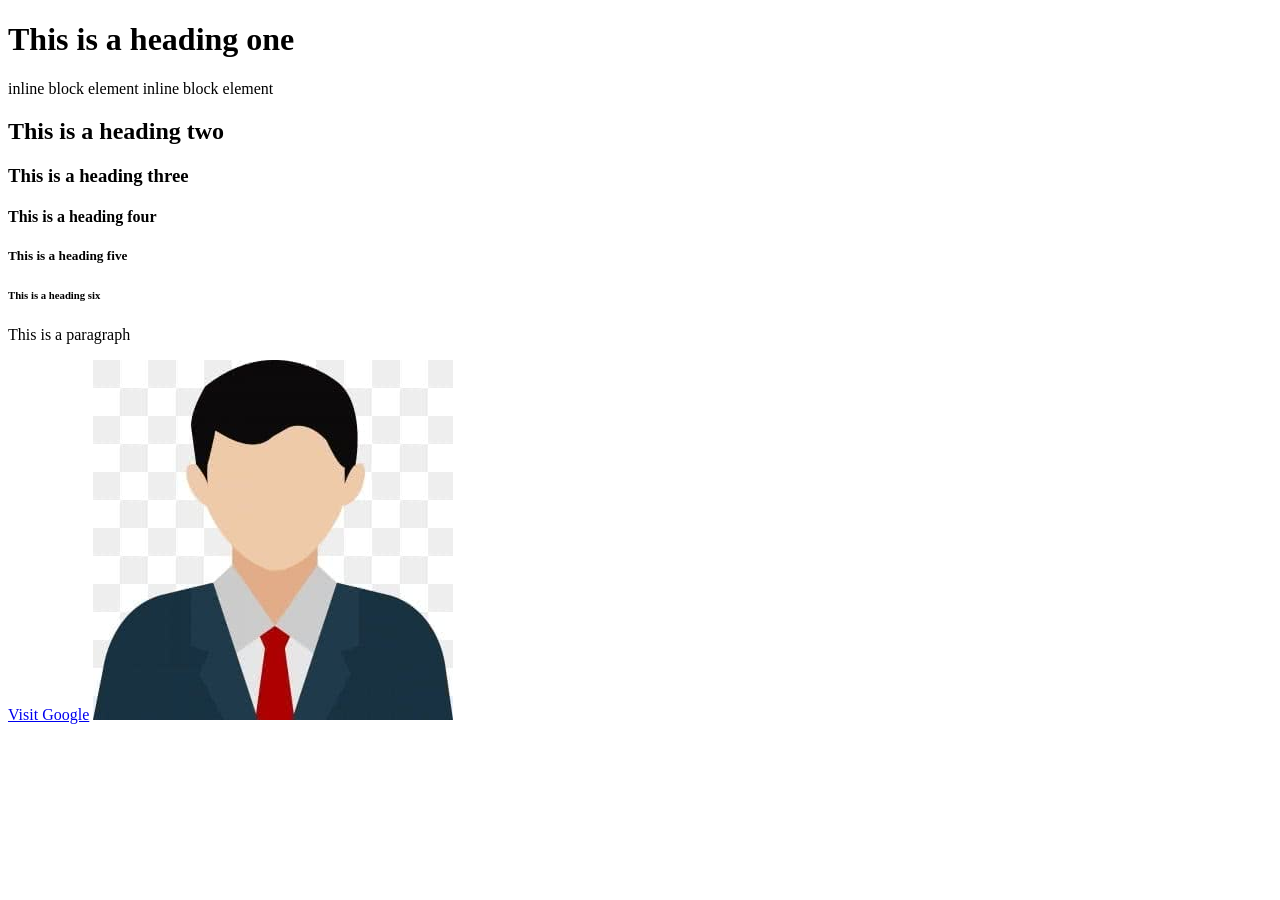
<file: index.html>
<!doctype html>
<html>
  <head>
    <title>second page 1</title>
  </head>

  <body>
    <h1>This is a heading one</h1>
    <span>inline block element</span>
    <span>inline block element</span>
    <h2>This is a heading two</h2>
    <h3>This is a heading three</h3>
    <h4>This is a heading four</h4>
    <h5>This is a heading five</h5>
    <h6>This is a heading six</h6>
    <p>This is a paragraph</p>

    <a href="https://www.google.com" target="_blank">Visit Google</a>

    <img src="./profile-image.jpg" alt="Alternative Profile Image" />
  </body>
</html>
</file>
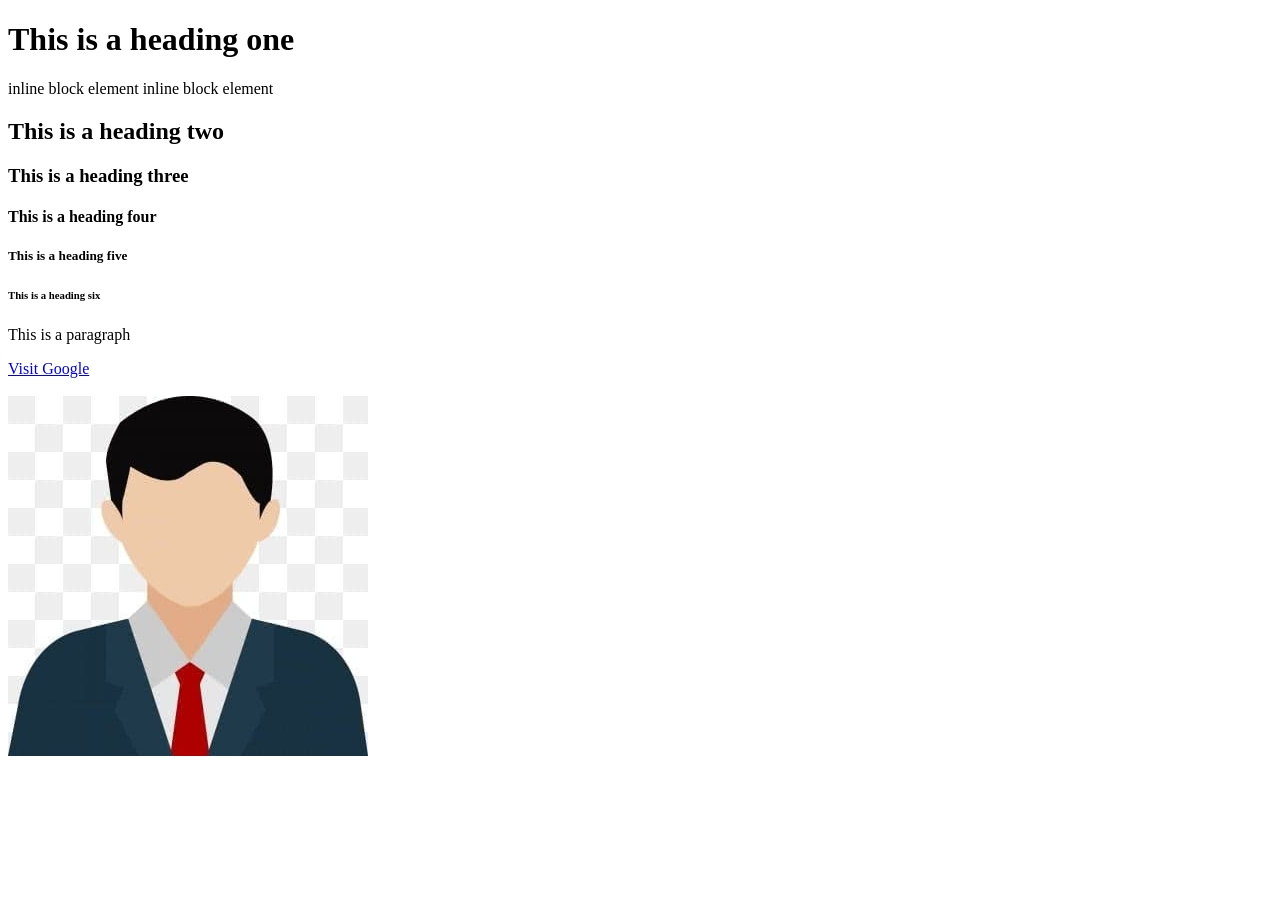
<file: 1st-class/index.html>
<!doctype html>
<html>
  <head>
    <title>second page 1</title>
  </head>

  <body>
    <h1>This is a heading one</h1>
    <span>inline block element</span>
    <span>inline block element</span>
    <h2>This is a heading two</h2>
    <h3>This is a heading three</h3>
    <h4>This is a heading four</h4>
    <h5>This is a heading five</h5>
    <h6>This is a heading six</h6>
    <p>This is a paragraph</p>

    <a href="https://www.google.com" target="_blank">Visit Google</a>
    <br />
    <br />
    <img src="./profile-image.jpg" alt="Alternative Profile Image" />
  </body>
</html>
</file>
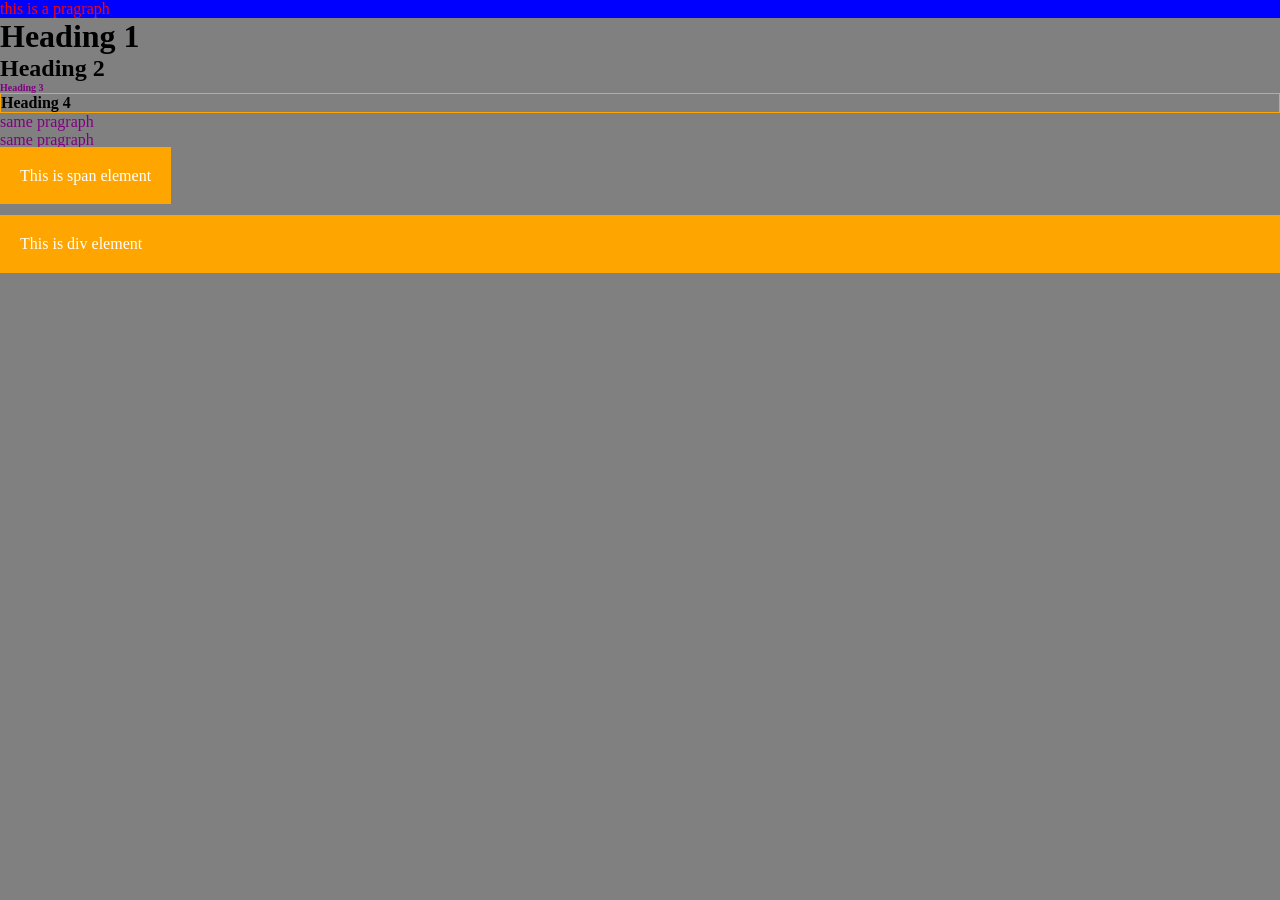
<file: 2nd-class/index.html>
<!doctype html>
<html>
  <head>
    <title>2nd class</title>
    <link rel="stylesheet" href="./style.css" />
    <style>
      /* * = all elements */
      * {
        margin: 0;
        padding: 0;
      }
      /* # = id attribute */

      #my-pragraph {
        color: red;
        background-color: blue;
      }
      h3 {
        color: purple;
        font-size: 10px;
      }
      h4 {
        border: 1px solid orange;
        font-family: Cambria, Cochin, Georgia, Times, "Times New Roman", serif;
      }

      /* "." = class attribute */
      .same-pragraph {
        color: purple;
      }

      /* we cannot use same id for other elements */
      /* & id is unique & one name of id is  used for only one element */

      /* class attribute (we can use same class name for multiple elements)*/

      /* bahar se space k liye ap use karoge margin */
      /* andar se space k liye ap use karoge padding */
      /* span { */
      div {
        background-color: orange;
        color: white;
        margin-top: 30px;
        /* padding-top: 5px;
        padding-bottom: 5px;
        padding-left: 5px;
        padding-right: 5px; */
        padding: 20px;
        /* ye padding 4ro traf apply se hogi */
      }

      span {
        background-color: orange;
        color: white;
        margin-top: 10px;
        padding: 20px;
      }
    </style>
  </head>

  <body>
    <p id="my-pragraph">this is a pragraph</p>
    <h1>Heading 1</h1>
    <h2>Heading 2</h2>
    <h3>Heading 3</h3>
    <h4>Heading 4</h4>
    <p class="same-pragraph">same pragraph</p>
    <p class="same-pragraph">same pragraph</p>
    <p>this is a paragraph</p>
    <span>This is span element</span>
    <div>This is div element</div>
  </body>
</html>
</file>
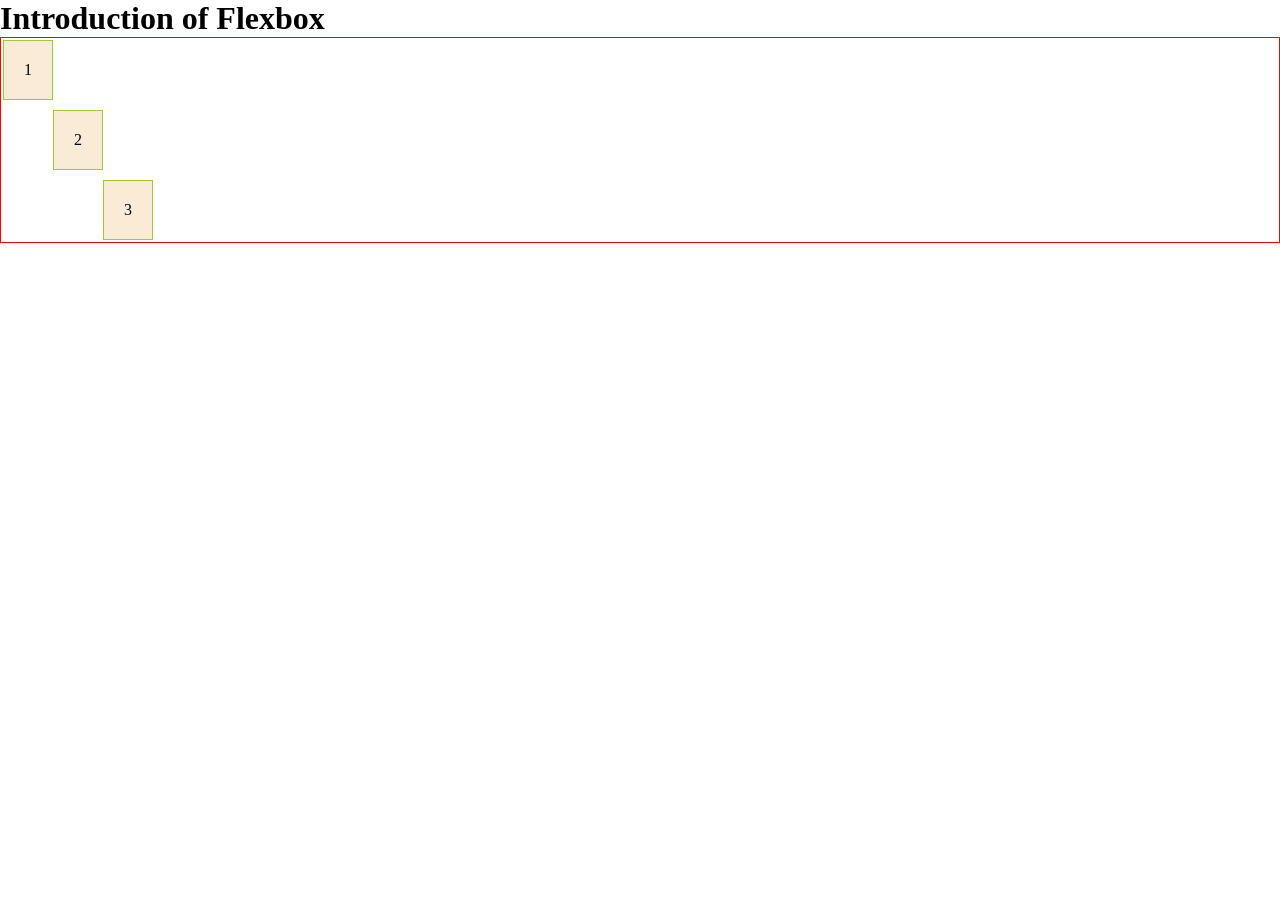
<file: 3rdClass/index.html>
<!doctype html>
<html lang="en">
  <head>
    <meta charset="UTF-8" />
    <meta name="viewport" content="width=device-width, initial-scale=1.0" />
    <title>3rd Class</title>
    <link rel="stylesheet" href="./style.css" />
  </head>
  <body>
    <h1>Introduction of Flexbox</h1>

    <div id="flexbox-parent">
      <div class="flexbox-child" id="flex-one">1</div>
      <div class="flexbox-child" id="flex-two">2</div>
      <div class="flexbox-child" id="flex-three">3</div>

      <!-- <div class="flexbox-child">1</div>
      <div class="flexbox-child">2</div>
      <div class="flexbox-child">3</div>
      <div class="flexbox-child">1</div>
      <div class="flexbox-child">2</div>
      <div class="flexbox-child">3</div>
      <div class="flexbox-child">1</div>
      <div class="flexbox-child">2</div>
      <div class="flexbox-child">3</div>
      <div class="flexbox-child">1</div>
      <div class="flexbox-child">2</div>
      <div class="flexbox-child">3</div>
      <div class="flexbox-child">1</div>
      <div class="flexbox-child">2</div>
      <div class="flexbox-child">3</div>
      <div class="flexbox-child">1</div>
      <div class="flexbox-child">2</div>
      <div class="flexbox-child">3</div>
      <div class="flexbox-child">1</div>
      <div class="flexbox-child">2</div>
      <div class="flexbox-child">3</div>
      <div class="flexbox-child">1</div>
      <div class="flexbox-child">2</div>
      <div class="flexbox-child">3</div>
      <div class="flexbox-child">1</div>
      <div class="flexbox-child">2</div>
      <div class="flexbox-child">3</div>
      <div class="flexbox-child">1</div>
      <div class="flexbox-child">2</div>
      <div class="flexbox-child">3</div>
      <div class="flexbox-child">1</div>
      <div class="flexbox-child">2</div>
      <div class="flexbox-child">3</div>
      <div class="flexbox-child">1</div>
      <div class="flexbox-child">2</div>
      <div class="flexbox-child">3</div> -->
    </div>
  </body>
</html>
</file>
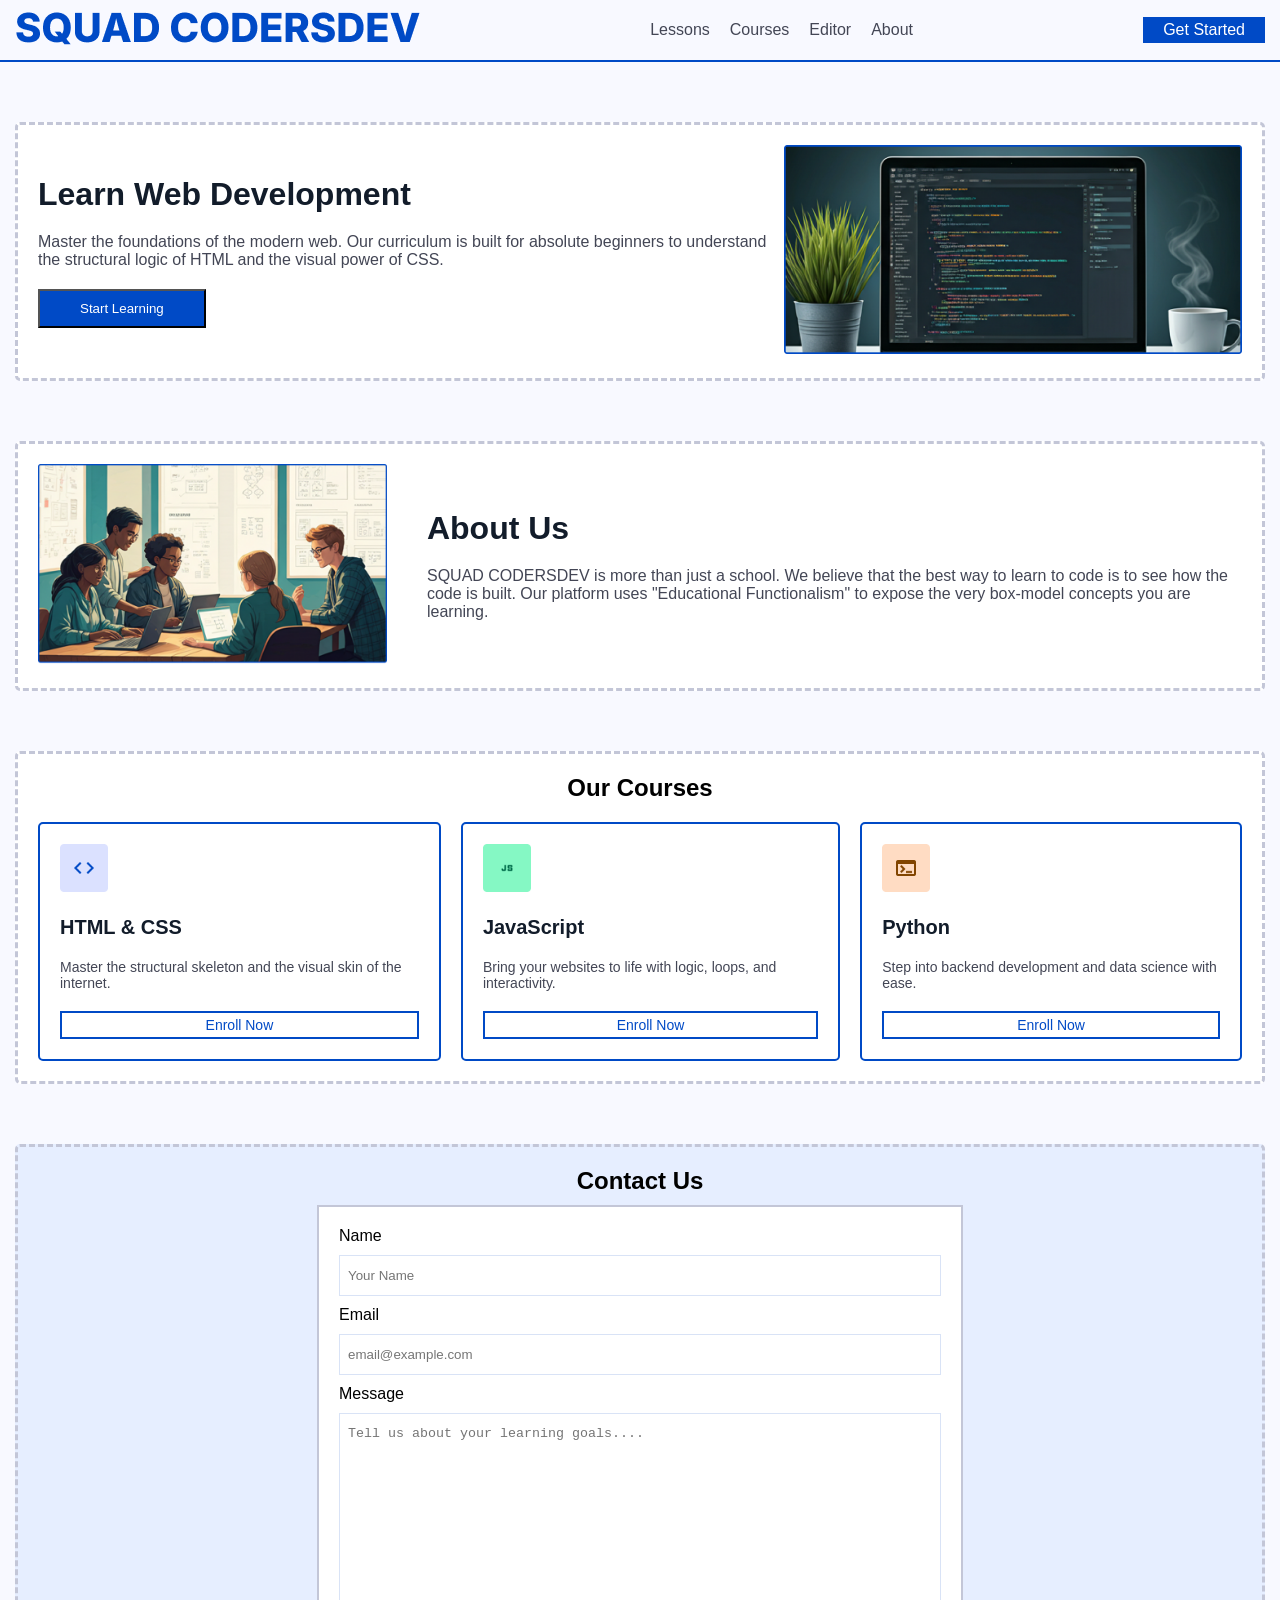
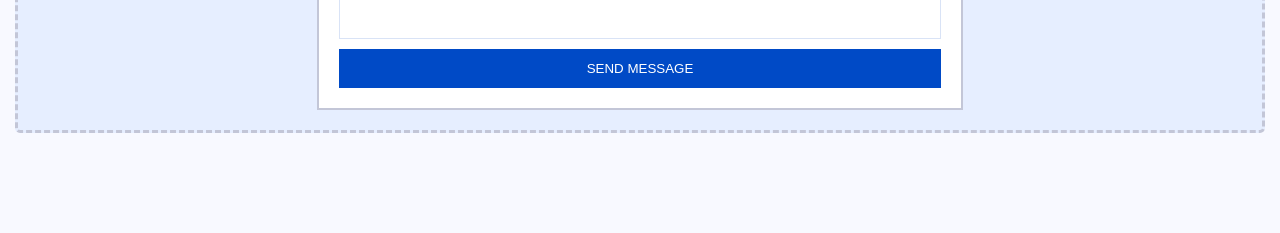
<file: 4-FirstLayout/index.html>
<!doctype html>
<html lang="en">
  <head>
    <title>Squadcoders dev</title>
    <link rel="stylesheet" href="./css/style.css" />
  </head>
  <body>
    <header class="container">
      <div id="logo">
        <img src="./images/Logo.png" alt="Logo" />
      </div>
      <nav>
        <ul>
          <li>Lessons</li>
          <li>Courses</li>
          <li>Editor</li>
          <li>About</li>
        </ul>
      </nav>

      <div>
        <button class="primary-btn">Get Started</button>
      </div>
    </header>

    <div class="container">
      <section id="learn-web-development">
        <div id="learn-web-development-first-div">
          <h2>Learn Web Development</h2>
          <p>
            Master the foundations of the modern web. Our curriculum is built
            for absolute beginners to understand the structural logic of HTML
            and the visual power of CSS.
          </p>

          <button>Start Learning</button>
        </div>
        <div>
          <img src="./images/WebDevelopment.png" alt="" />
        </div>
      </section>

      <section id="learn-web-development" class="about-us-section">
        <div>
          <img src="./images/About.png" alt="" />
        </div>
        <div id="learn-web-development-first-div">
          <h2>About Us</h2>
          <p>
            SQUAD CODERSDEV is more than just a school. We believe that the best
            way to learn to code is to see how the code is built. Our platform
            uses "Educational Functionalism" to expose the very box-model
            concepts you are learning.
          </p>
        </div>
      </section>

      <section id="learn-web-development" class="our-courses-section">
        <h2>Our Courses</h2>

        <div id="courses-parent">
          <div class="courses-items">
            <img src="./images/Course1.png" alt="Course 1" />
            <h2>HTML & CSS</h2>
            <p>
              Master the structural skeleton and the visual skin of the
              internet.
            </p>
            <button>Enroll Now</button>
          </div>
          <div class="courses-items">
            <img src="./images/Course2.png" alt="Course 2" />
            <h2>JavaScript</h2>
            <p>
              Bring your websites to life with logic, loops, and interactivity.
            </p>
            <button>Enroll Now</button>
          </div>
          <div class="courses-items">
            <img src="./images/Course3.png" alt="Course 3" />
            <h2>Python</h2>
            <p>Step into backend development and data science with ease.</p>
            <button>Enroll Now</button>
          </div>
        </div>
      </section>

      <section id="learn-web-development" class="our-contact-us-section">
        <h2>Contact Us</h2>

        <form action="" id="contact-us-form">
          <div class="form-items">
            <label for="">Name</label>
            <input type="text" placeholder="Your Name" required="true" />
          </div>

          <div class="form-items">
            <label for="">Email</label>
            <input
              type="email"
              placeholder="email@example.com"
              required="true"
            />
          </div>

          <div class="form-items">
            <label for="">Message</label>
            <textarea
              name=""
              id=""
              placeholder="Tell us about your learning goals...."
              required="true"
            ></textarea>
          </div>

          <button>SEND MESSAGE</button>
        </form>
      </section>
    </div>
  </body>
</html>
</file>
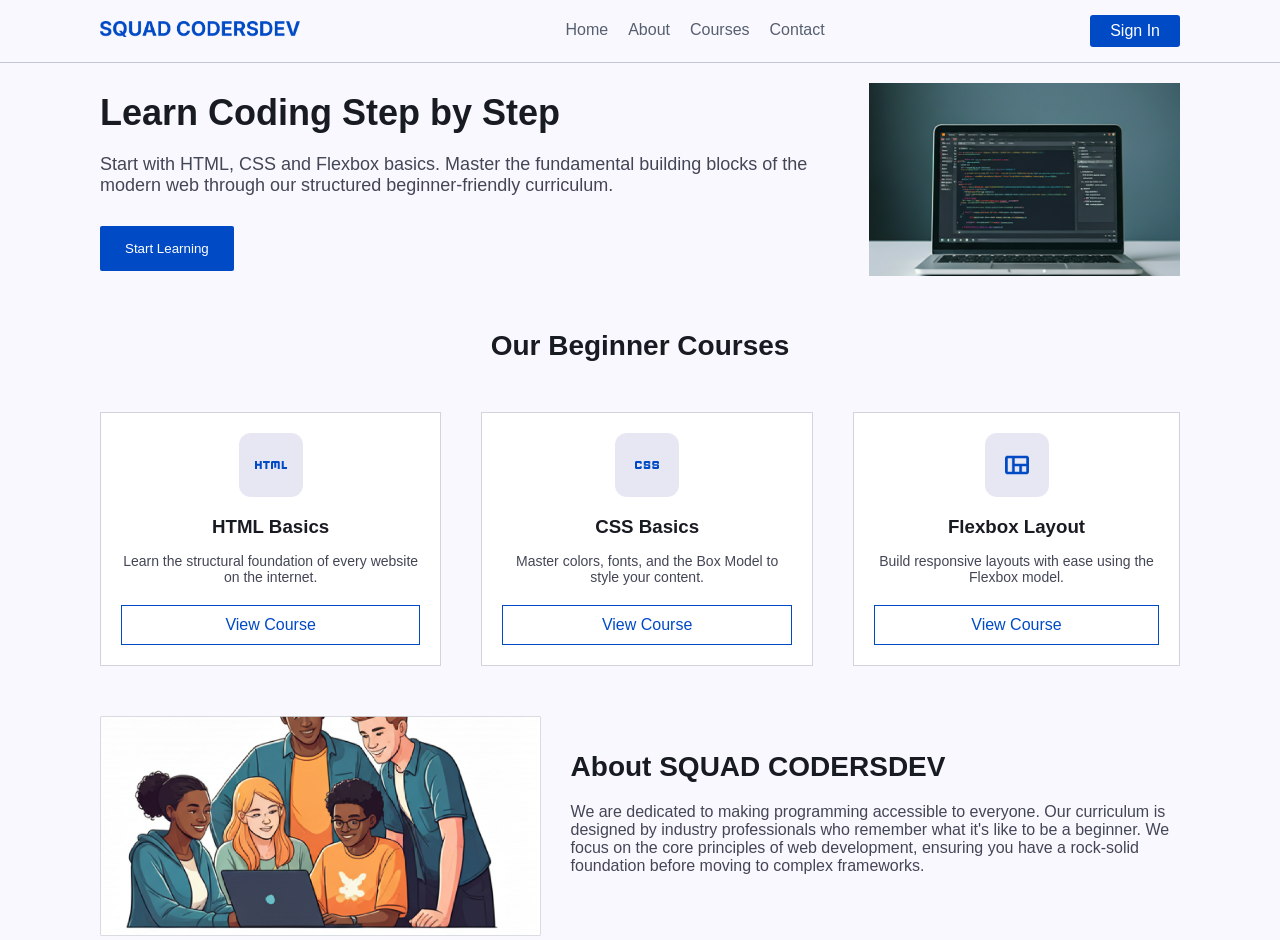
<file: 5-SecondLayout/index.html>
<!doctype html>
<html lang="en">
  <head>
    <meta charset="UTF-8" />
    <meta name="viewport" content="width=device-width, initial-scale=1.0" />
    <title>Flexbox Layout 2</title>
    <link rel="stylesheet" href="./css/style.css" />
  </head>
  <body>
    <header class="container">
      <div id="logo">
        <img src="./images/Logo.png" alt="Logo" />
      </div>
      <nav>
        <ul>
          <li>Home</li>
          <li>About</li>
          <li>Courses</li>
          <li>Contact</li>
        </ul>
      </nav>
      <div id="sign-in">
        <button>Sign In</button>
      </div>
    </header>
    <section id="learn-coding-step-by-step" class="container">
      <div id="learn-coding-step-by-step-1">
        <h1>Learn Coding Step by Step</h1>
        <p>
          Start with HTML, CSS and Flexbox basics. Master the fundamental
          building blocks of the modern web through our structured
          beginner-friendly curriculum.
        </p>
        <button>Start Learning</button>
      </div>
      <div id="learn-coding-step-by-step-2">
        <img src="./images/Coding Workspace.png" alt="COding Workspace" />
      </div>
    </section>

    <section id="our-beginner-courses" class="container">
      <h2 class="heading-one">Our Beginner Courses</h2>
      <div id="our-beginner-courses-container">
        <div class="our-beginner-courses-items">
          <img src="./images/Html.png" alt="Html" />
          <h3>HTML Basics</h3>
          <p>
            Learn the structural foundation of every website on the internet.
          </p>
          <button>View Course</button>
        </div>

        <div class="our-beginner-courses-items">
          <img src="./images/Css.png" alt="Html" />
          <h3>CSS Basics</h3>
          <p>Master colors, fonts, and the Box Model to style your content.</p>
          <button>View Course</button>
        </div>

        <div class="our-beginner-courses-items">
          <img src="./images/Flexbox.png" alt="Html" />
          <h3>Flexbox Layout</h3>
          <p>Build responsive layouts with ease using the Flexbox model.</p>
          <button>View Course</button>
        </div>
      </div>
    </section>

    <section id="learn-coding-step-by-step" class="container about-us-section">
      <div id="learn-coding-step-by-step-2">
        <img src="./images/About1.png" alt="COding Workspace" />
      </div>
      <div id="learn-coding-step-by-step-1">
        <h1>About SQUAD CODERSDEV</h1>
        <p>
          We are dedicated to making programming accessible to everyone. Our
          curriculum is designed by industry professionals who remember what
          it's like to be a beginner. We focus on the core principles of web
          development, ensuring you have a rock-solid foundation before moving
          to complex frameworks.
        </p>
      </div>
    </section>
  </body>
</html>
</file>
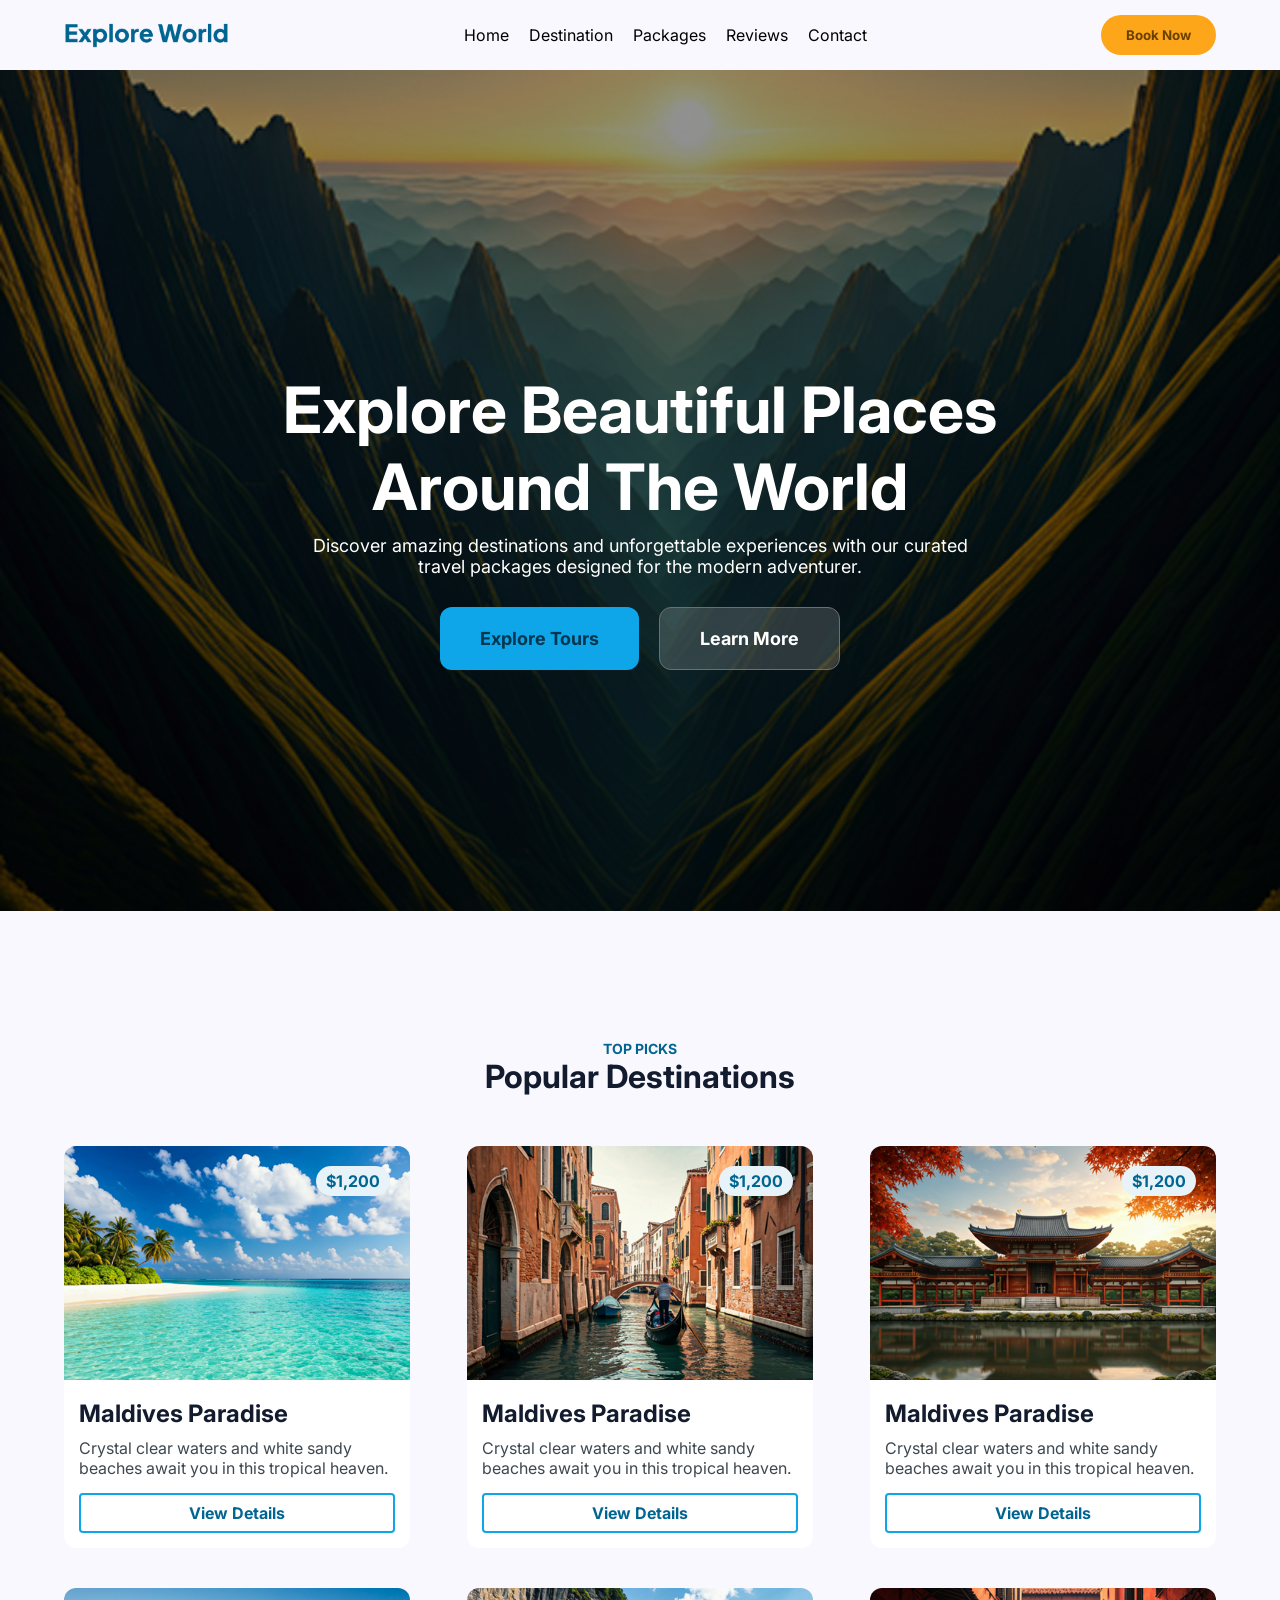
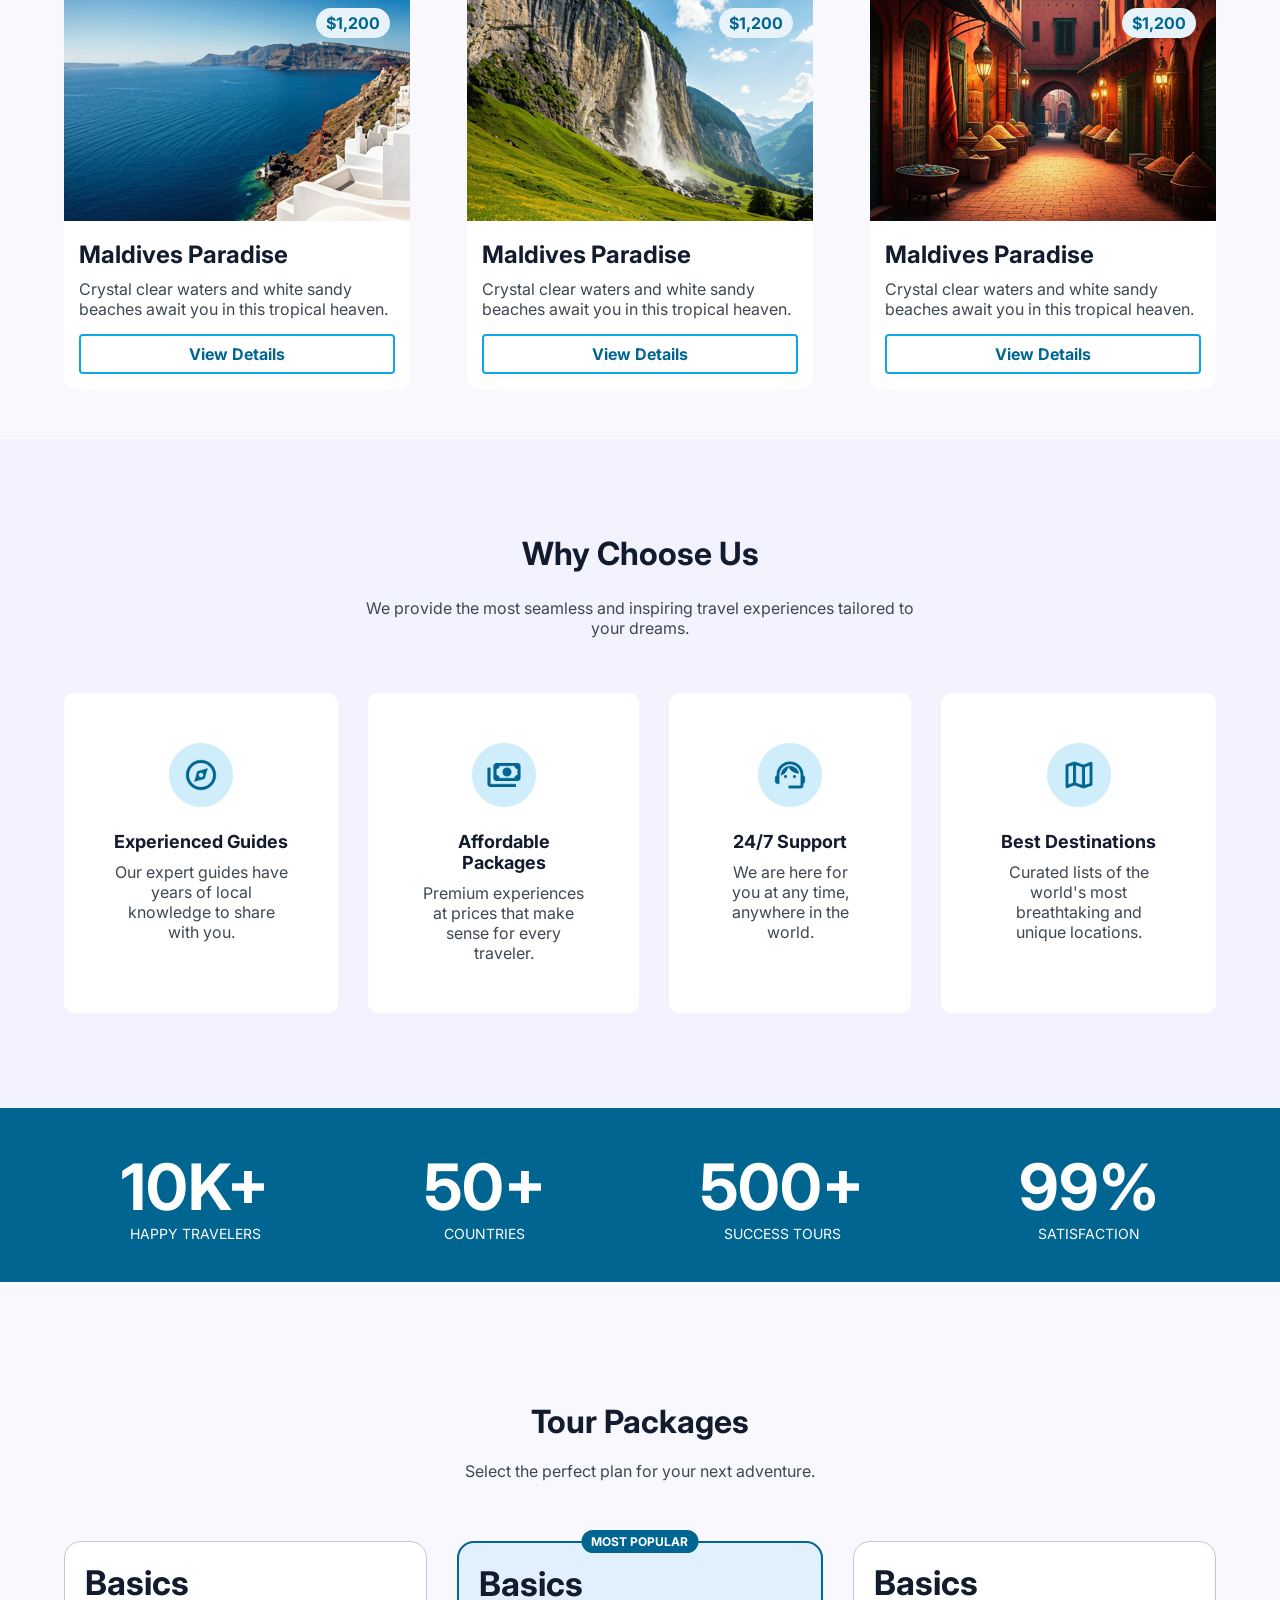
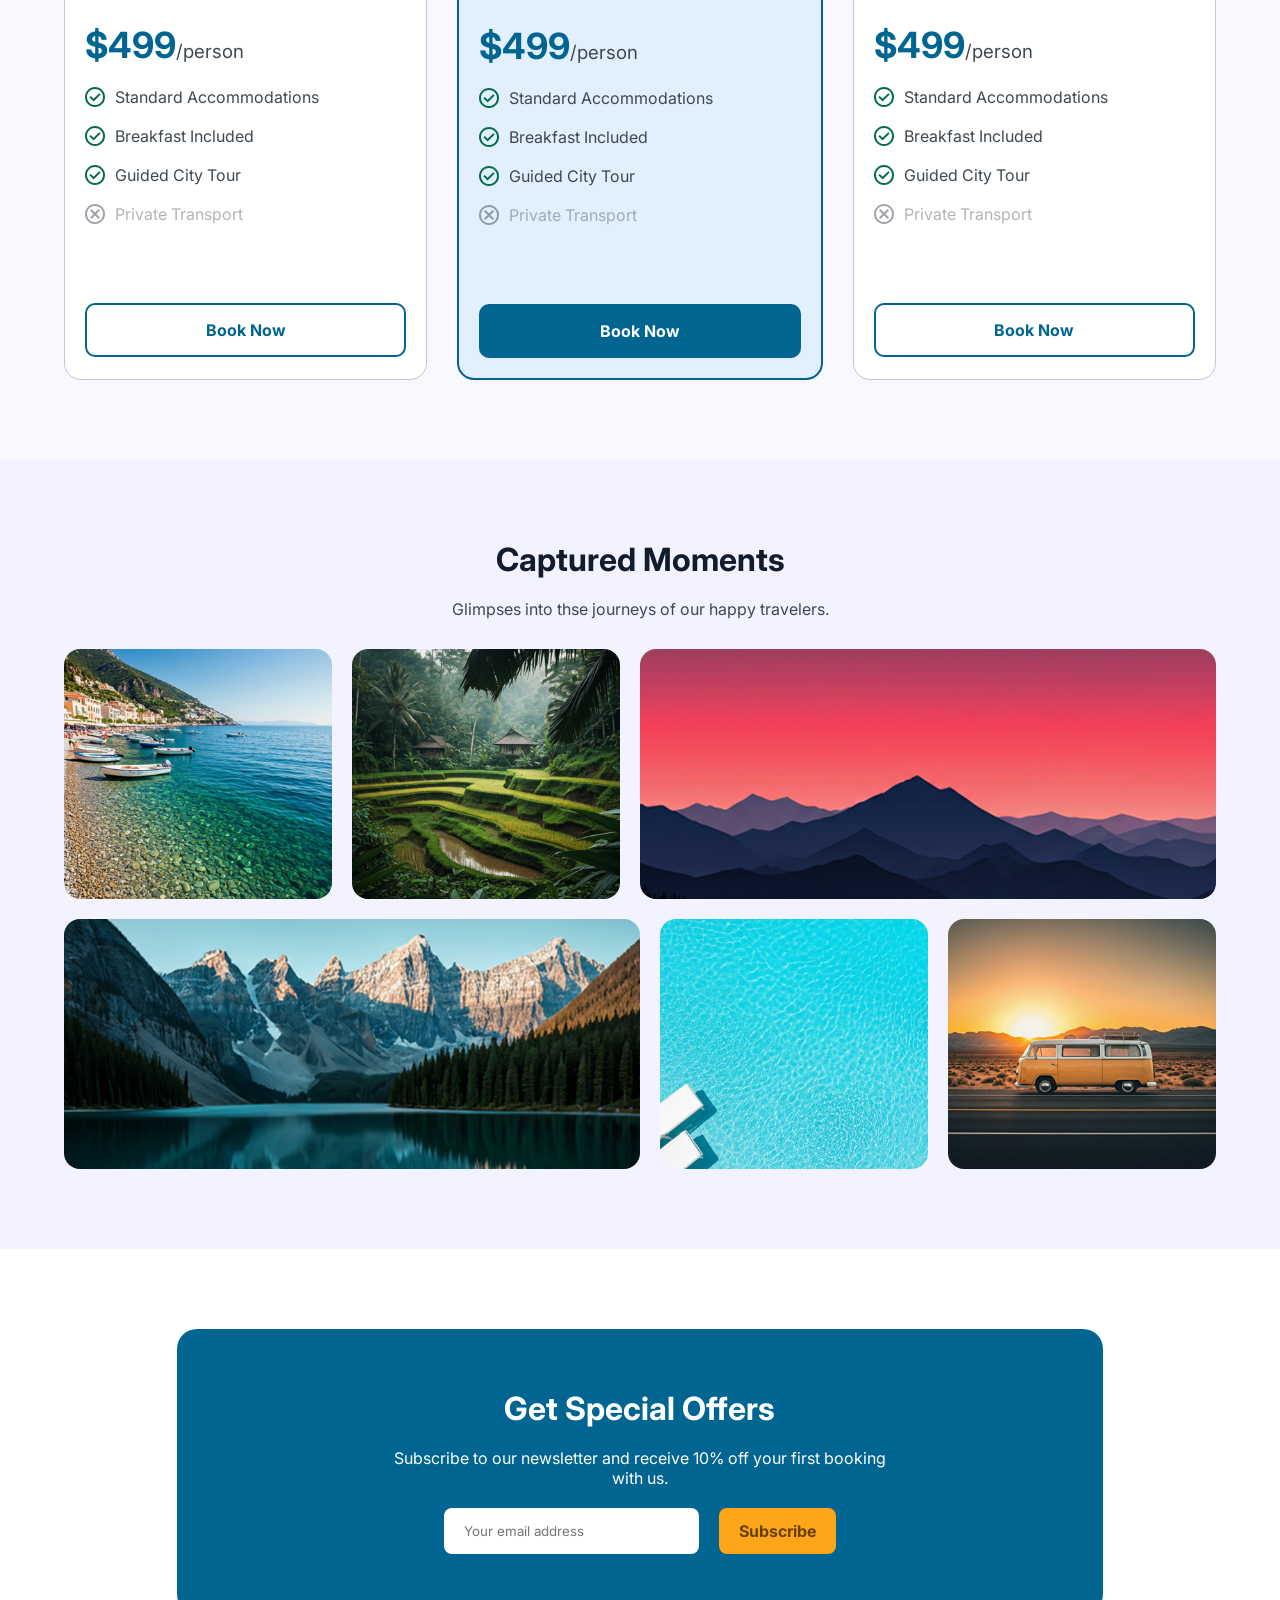
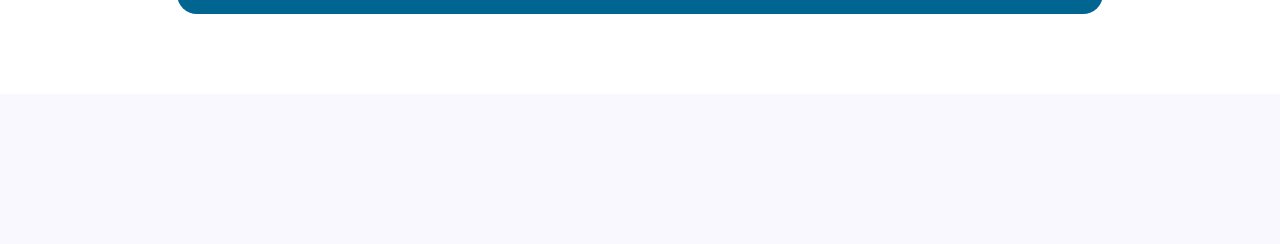
<file: 6.TravelAgencyLayout/index.html>
<!doctype html>
<html lang="en">
  <head>
    <meta charset="UTF-8" />
    <meta name="viewport" content="width=device-width, initial-scale=1.0" />
    <title>Travel Agency</title>
    <!-- <link
      rel="stylesheet"
      href="https://cdnjs.cloudflare.com/ajax/libs/normalize/8.0.1/normalize.css"
    /> -->
    <link rel="stylesheet" href="./css/style.css" />
    <link rel="preconnect" href="https://fonts.googleapis.com" />
    <link rel="preconnect" href="https://fonts.gstatic.com" crossorigin />
    <link
      href="https://fonts.googleapis.com/css2?family=Inter:ital,opsz,wght@0,14..32,100..900;1,14..32,100..900&display=swap"
      rel="stylesheet"
    />
  </head>
  <body>
    <header>
      <div id="sub-header" class="container">
        <div id="logo">
          <img src="./images/Logo.png" alt="logo" />
        </div>
        <div id="navigation">
          <nav>
            <ul>
              <li>Home</li>
              <li>Destination</li>
              <li>Packages</li>
              <li>Reviews</li>
              <li>Contact</li>
            </ul>
          </nav>
        </div>
        <div id="header-btn">
          <button>Book Now</button>
        </div>
      </div>
    </header>
    <section id="hero-section">
      <div id="overview">
        <h3>
          Explore Beautiful Places <br />
          Around The World
        </h3>

        <p>
          Discover amazing destinations and unforgettable experiences with our
          curated <br />
          travel packages designed for the modern adventurer.
        </p>

        <div id="overview-btns">
          <button class="common-styling" id="overview-btn-1">
            Explore Tours
          </button>
          <button class="common-styling" id="overview-btn-2">Learn More</button>
        </div>
      </div>
    </section>

    <section id="popuplar-destination">
      <div class="container">
        <h4>TOP PICKS</h4>
        <h2>Popular Destinations</h2>

        <div class="popuplar-destination-container">
          <div class="popuplar-destination-card">
            <div class="popuplar-destination-card-header">
              <img src="./images/ds1.png" alt="dest item 1" />

              <div class="popuplar-destination-card-price">$1,200</div>
            </div>

            <div class="popuplar-destination-card-body">
              <h3>Maldives Paradise</h3>
              <p>
                Crystal clear waters and white sandy beaches await you in this
                tropical heaven.
              </p>
              <button>View Details</button>
            </div>
          </div>

          <div class="popuplar-destination-card">
            <div class="popuplar-destination-card-header">
              <img src="./images/ds2.png" alt="dest item 1" />

              <div class="popuplar-destination-card-price">$1,200</div>
            </div>

            <div class="popuplar-destination-card-body">
              <h3>Maldives Paradise</h3>
              <p>
                Crystal clear waters and white sandy beaches await you in this
                tropical heaven.
              </p>
              <button>View Details</button>
            </div>
          </div>

          <div class="popuplar-destination-card">
            <div class="popuplar-destination-card-header">
              <img src="./images/ds3.png" alt="dest item 1" />

              <div class="popuplar-destination-card-price">$1,200</div>
            </div>

            <div class="popuplar-destination-card-body">
              <h3>Maldives Paradise</h3>
              <p>
                Crystal clear waters and white sandy beaches await you in this
                tropical heaven.
              </p>
              <button>View Details</button>
            </div>
          </div>

          <div class="popuplar-destination-card">
            <div class="popuplar-destination-card-header">
              <img src="./images/ds4.png" alt="dest item 1" />

              <div class="popuplar-destination-card-price">$1,200</div>
            </div>

            <div class="popuplar-destination-card-body">
              <h3>Maldives Paradise</h3>
              <p>
                Crystal clear waters and white sandy beaches await you in this
                tropical heaven.
              </p>
              <button>View Details</button>
            </div>
          </div>

          <div class="popuplar-destination-card">
            <div class="popuplar-destination-card-header">
              <img src="./images/ds5.png" alt="dest item 1" />

              <div class="popuplar-destination-card-price">$1,200</div>
            </div>

            <div class="popuplar-destination-card-body">
              <h3>Maldives Paradise</h3>
              <p>
                Crystal clear waters and white sandy beaches await you in this
                tropical heaven.
              </p>
              <button>View Details</button>
            </div>
          </div>

          <div class="popuplar-destination-card">
            <div class="popuplar-destination-card-header">
              <img src="./images/ds6.png" alt="dest item 1" />

              <div class="popuplar-destination-card-price">$1,200</div>
            </div>

            <div class="popuplar-destination-card-body">
              <h3>Maldives Paradise</h3>
              <p>
                Crystal clear waters and white sandy beaches await you in this
                tropical heaven.
              </p>
              <button>View Details</button>
            </div>
          </div>
        </div>
      </div>
    </section>

    <section id="why-choose-us">
      <div class="container">
        <h2>Why Choose Us</h2>
        <p id="why-choose-first-p">
          We provide the most seamless and inspiring travel experiences tailored
          to <br />
          your dreams.
        </p>

        <div id="parent-why-choose-box">
          <div class="why-choose-items">
            <img src="./images/choose-1.png" alt="Choose 1" />
            <h4>Experienced Guides</h4>
            <p>
              Our expert guides have years of local knowledge to share with you.
            </p>
          </div>
          <div class="why-choose-items">
            <img src="./images/choose-2.png" alt="Choose 2" />
            <h4>Affordable Packages</h4>
            <p>
              Premium experiences at prices that make sense for every traveler.
            </p>
          </div>
          <div class="why-choose-items">
            <img src="./images/choose-3.png" alt="Choose 3" />
            <h4>24/7 Support</h4>
            <p>We are here for you at any time, anywhere in the world.</p>
          </div>
          <div class="why-choose-items">
            <img src="./images/choose-4.png" alt="Choose 3" />
            <h4>Best Destinations</h4>
            <p>
              Curated lists of the world's most breathtaking and unique
              locations.
            </p>
          </div>
        </div>
      </div>
    </section>

    <section id="counter-container">
      <div class="container" id="counter-parent">
        <div class="counter-childs">
          <h3>10K+</h3>
          <p>HAPPY TRAVELERS</p>
        </div>

        <div class="counter-childs">
          <h3>50+</h3>
          <p>COUNTRIES</p>
        </div>

        <div class="counter-childs">
          <h3>500+</h3>
          <p>SUCCESS TOURS</p>
        </div>

        <div class="counter-childs">
          <h3>99%</h3>
          <p>SATISFACTION</p>
        </div>
      </div>
    </section>

    <section id="tour-package-container">
      <div class="container">
        <h2 class="common-heading">Tour Packages</h2>
        <br />
        <p class="common-paragraph">
          Select the perfect plan for your next adventure.
        </p>

        <div id="tour-packages">
          <div class="tour-packages-items">
            <h3 class="package-name">Basics</h3>
            <h3 class="package-pricing"><span>$499</span>/person</h3>
            <div class="package-information-container">
              <div class="package-information">
                <div>
                  <img src="./images/checkbox.svg" alt="" />
                </div>
                <div>
                  <p>Standard Accommodations</p>
                </div>
              </div>

              <div class="package-information">
                <div>
                  <img src="./images/checkbox.svg" alt="" />
                </div>
                <div>
                  <p>Breakfast Included</p>
                </div>
              </div>

              <div class="package-information">
                <div>
                  <img src="./images/checkbox.svg" alt="" />
                </div>
                <div>
                  <p>Guided City Tour</p>
                </div>
              </div>

              <div class="package-information non-active-package-information">
                <div>
                  <!-- <img src="./images/cross-image.svg" alt="" /> -->
                  <svg
                    width="20"
                    height="20"
                    viewBox="0 0 20 20"
                    fill="none"
                    xmlns="http://www.w3.org/2000/svg"
                  >
                    <path
                      d="M6.4 15L10 11.4L13.6 15L15 13.6L11.4 10L15 6.4L13.6 5L10 8.6L6.4 5L5 6.4L8.6 10L5 13.6L6.4 15ZM10 20C8.61667 20 7.31667 19.7375 6.1 19.2125C4.88333 18.6875 3.825 17.975 2.925 17.075C2.025 16.175 1.3125 15.1167 0.7875 13.9C0.2625 12.6833 0 11.3833 0 10C0 8.61667 0.2625 7.31667 0.7875 6.1C1.3125 4.88333 2.025 3.825 2.925 2.925C3.825 2.025 4.88333 1.3125 6.1 0.7875C7.31667 0.2625 8.61667 0 10 0C11.3833 0 12.6833 0.2625 13.9 0.7875C15.1167 1.3125 16.175 2.025 17.075 2.925C17.975 3.825 18.6875 4.88333 19.2125 6.1C19.7375 7.31667 20 8.61667 20 10C20 11.3833 19.7375 12.6833 19.2125 13.9C18.6875 15.1167 17.975 16.175 17.075 17.075C16.175 17.975 15.1167 18.6875 13.9 19.2125C12.6833 19.7375 11.3833 20 10 20ZM10 18C12.2333 18 14.125 17.225 15.675 15.675C17.225 14.125 18 12.2333 18 10C18 7.76667 17.225 5.875 15.675 4.325C14.125 2.775 12.2333 2 10 2C7.76667 2 5.875 2.775 4.325 4.325C2.775 5.875 2 7.76667 2 10C2 12.2333 2.775 14.125 4.325 15.675C5.875 17.225 7.76667 18 10 18Z"
                      fill="#131B2E"
                    ></path>
                  </svg>
                </div>
                <div>
                  <p>Private Transport</p>
                </div>
              </div>
            </div>

            <button>Book Now</button>
          </div>

          <div class="tour-packages-items" id="tour-packages-items-popular">
            <h4 id="most-popular-tag">MOST POPULAR</h4>
            <h3 class="package-name">Basics</h3>
            <h3 class="package-pricing"><span>$499</span>/person</h3>
            <div class="package-information-container">
              <div class="package-information">
                <div>
                  <img src="./images/checkbox.svg" alt="" />
                </div>
                <div>
                  <p>Standard Accommodations</p>
                </div>
              </div>

              <div class="package-information">
                <div>
                  <img src="./images/checkbox.svg" alt="" />
                </div>
                <div>
                  <p>Breakfast Included</p>
                </div>
              </div>

              <div class="package-information">
                <div>
                  <img src="./images/checkbox.svg" alt="" />
                </div>
                <div>
                  <p>Guided City Tour</p>
                </div>
              </div>

              <div class="package-information non-active-package-information">
                <div>
                  <!-- <img src="./images/cross-image.svg" alt="" /> -->
                  <svg
                    width="20"
                    height="20"
                    viewBox="0 0 20 20"
                    fill="none"
                    xmlns="http://www.w3.org/2000/svg"
                  >
                    <path
                      d="M6.4 15L10 11.4L13.6 15L15 13.6L11.4 10L15 6.4L13.6 5L10 8.6L6.4 5L5 6.4L8.6 10L5 13.6L6.4 15ZM10 20C8.61667 20 7.31667 19.7375 6.1 19.2125C4.88333 18.6875 3.825 17.975 2.925 17.075C2.025 16.175 1.3125 15.1167 0.7875 13.9C0.2625 12.6833 0 11.3833 0 10C0 8.61667 0.2625 7.31667 0.7875 6.1C1.3125 4.88333 2.025 3.825 2.925 2.925C3.825 2.025 4.88333 1.3125 6.1 0.7875C7.31667 0.2625 8.61667 0 10 0C11.3833 0 12.6833 0.2625 13.9 0.7875C15.1167 1.3125 16.175 2.025 17.075 2.925C17.975 3.825 18.6875 4.88333 19.2125 6.1C19.7375 7.31667 20 8.61667 20 10C20 11.3833 19.7375 12.6833 19.2125 13.9C18.6875 15.1167 17.975 16.175 17.075 17.075C16.175 17.975 15.1167 18.6875 13.9 19.2125C12.6833 19.7375 11.3833 20 10 20ZM10 18C12.2333 18 14.125 17.225 15.675 15.675C17.225 14.125 18 12.2333 18 10C18 7.76667 17.225 5.875 15.675 4.325C14.125 2.775 12.2333 2 10 2C7.76667 2 5.875 2.775 4.325 4.325C2.775 5.875 2 7.76667 2 10C2 12.2333 2.775 14.125 4.325 15.675C5.875 17.225 7.76667 18 10 18Z"
                      fill="#131B2E"
                    ></path>
                  </svg>
                </div>
                <div>
                  <p>Private Transport</p>
                </div>
              </div>
            </div>

            <button>Book Now</button>
          </div>

          <div class="tour-packages-items">
            <h3 class="package-name">Basics</h3>
            <h3 class="package-pricing"><span>$499</span>/person</h3>
            <div class="package-information-container">
              <div class="package-information">
                <div>
                  <img src="./images/checkbox.svg" alt="" />
                </div>
                <div>
                  <p>Standard Accommodations</p>
                </div>
              </div>

              <div class="package-information">
                <div>
                  <img src="./images/checkbox.svg" alt="" />
                </div>
                <div>
                  <p>Breakfast Included</p>
                </div>
              </div>

              <div class="package-information">
                <div>
                  <img src="./images/checkbox.svg" alt="" />
                </div>
                <div>
                  <p>Guided City Tour</p>
                </div>
              </div>

              <div class="package-information non-active-package-information">
                <div>
                  <!-- <img src="./images/cross-image.svg" alt="" /> -->
                  <svg
                    width="20"
                    height="20"
                    viewBox="0 0 20 20"
                    fill="none"
                    xmlns="http://www.w3.org/2000/svg"
                  >
                    <path
                      d="M6.4 15L10 11.4L13.6 15L15 13.6L11.4 10L15 6.4L13.6 5L10 8.6L6.4 5L5 6.4L8.6 10L5 13.6L6.4 15ZM10 20C8.61667 20 7.31667 19.7375 6.1 19.2125C4.88333 18.6875 3.825 17.975 2.925 17.075C2.025 16.175 1.3125 15.1167 0.7875 13.9C0.2625 12.6833 0 11.3833 0 10C0 8.61667 0.2625 7.31667 0.7875 6.1C1.3125 4.88333 2.025 3.825 2.925 2.925C3.825 2.025 4.88333 1.3125 6.1 0.7875C7.31667 0.2625 8.61667 0 10 0C11.3833 0 12.6833 0.2625 13.9 0.7875C15.1167 1.3125 16.175 2.025 17.075 2.925C17.975 3.825 18.6875 4.88333 19.2125 6.1C19.7375 7.31667 20 8.61667 20 10C20 11.3833 19.7375 12.6833 19.2125 13.9C18.6875 15.1167 17.975 16.175 17.075 17.075C16.175 17.975 15.1167 18.6875 13.9 19.2125C12.6833 19.7375 11.3833 20 10 20ZM10 18C12.2333 18 14.125 17.225 15.675 15.675C17.225 14.125 18 12.2333 18 10C18 7.76667 17.225 5.875 15.675 4.325C14.125 2.775 12.2333 2 10 2C7.76667 2 5.875 2.775 4.325 4.325C2.775 5.875 2 7.76667 2 10C2 12.2333 2.775 14.125 4.325 15.675C5.875 17.225 7.76667 18 10 18Z"
                      fill="#131B2E"
                    ></path>
                  </svg>
                </div>
                <div>
                  <p>Private Transport</p>
                </div>
              </div>
            </div>

            <button>Book Now</button>
          </div>
        </div>
      </div>
    </section>

    <section id="capture-memories-container">
      <div class="container">
        <h2 class="common-heading">Captured Moments</h2>
        <br />
        <p class="common-paragraph">
          Glimpses into thse journeys of our happy travelers.
        </p>

        <div id="capture-memories-images">
          <div class="capture-memories">
            <img src="./images/capture-1.png" alt="capture-1" />
          </div>
          <div class="capture-memories">
            <img src="./images/capture-2.png" alt="capture-2" />
          </div>
          <div class="capture-memories capture-some-large-images">
            <img src="./images/capture-3.png" alt="capture-3" />
          </div>
          <div class="capture-memories capture-some-large-images">
            <img src="./images/capture-4.png" alt="capture-4" />
          </div>
          <div class="capture-memories">
            <img src="./images/capture-5.png" alt="capture-5" />
          </div>
          <div class="capture-memories">
            <img src="./images/capture-6.png" alt="capture-6" />
          </div>
        </div>
      </div>
    </section>

    <section id="subscribe-module">
      <div class="container">
        <div id="subscribe-box">
          <h3>Get Special Offers</h3>
          <p>
            Subscribe to our newsletter and receive 10% off your first booking
            <br />
            with us.
          </p>

          <div id="subscribe-form">
            <div id="subscribe-form-input">
              <input type="text" placeholder="Your email address" />
            </div>
            <div id="subscribe-form-btn">
              <button>Subscribe</button>
            </div>
          </div>
        </div>
      </div>
    </section>
  </body>
</html>
</file>
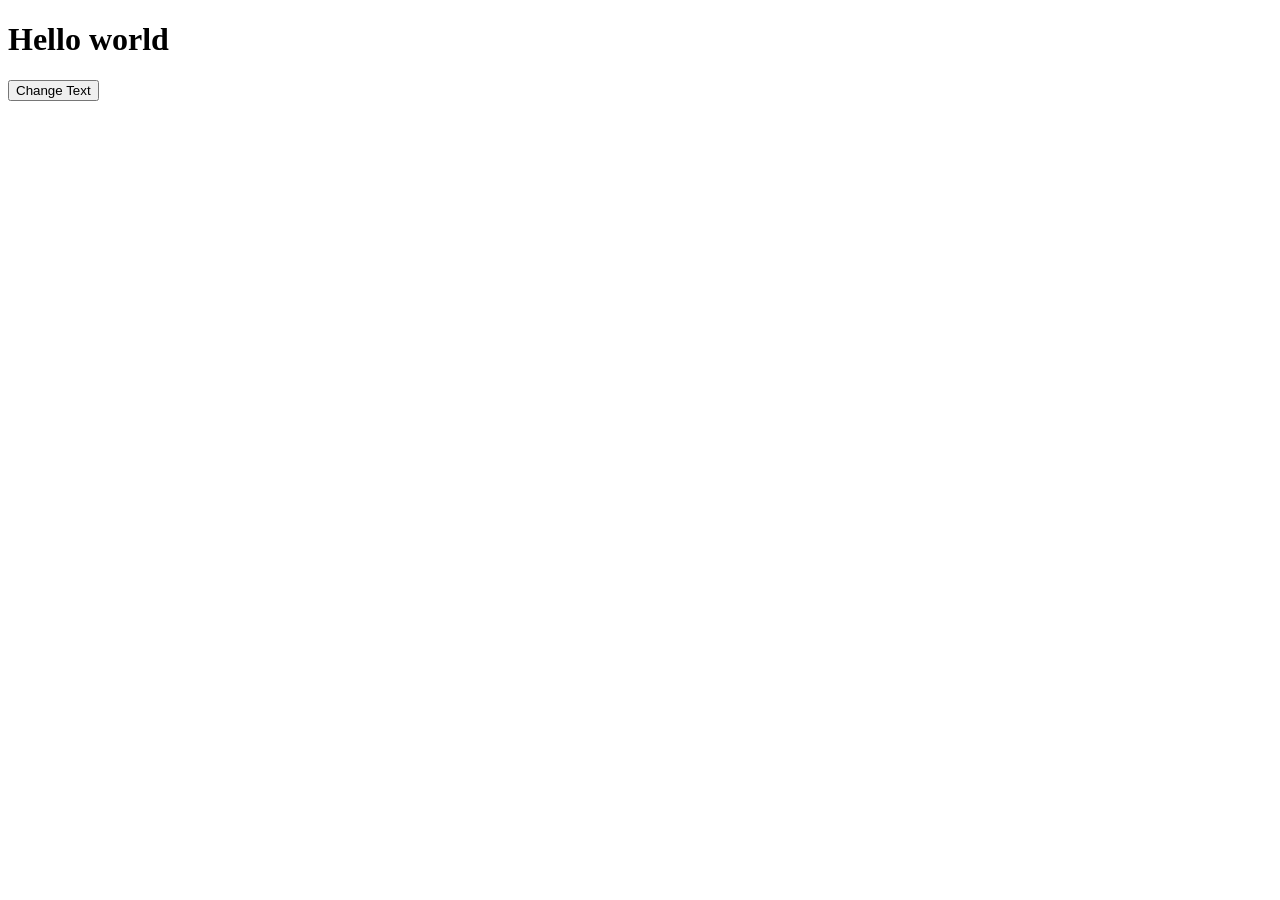
<file: 2-Javascript/1-1st-class/index.html>
<!doctype html>
<html lang="en">
  <head>
    <meta charset="UTF-8" />
    <meta name="viewport" content="width=device-width, initial-scale=1.0" />
    <title>Document</title>
    <!-- <style>
      body {
        background-color: green;
      }
    </style> -->
  </head>
  <body>
    <h1>Hello world</h1>
    <button>Change Text</button>

    <script>
      const button = document.querySelector("button");

      button.addEventListener("click", function (event) {
        event.preventDefault();
        const h1Element = document.querySelector("h1");
        h1Element.textContent = "Changed Text";
      });
    </script>
  </body>
</html>
</file>
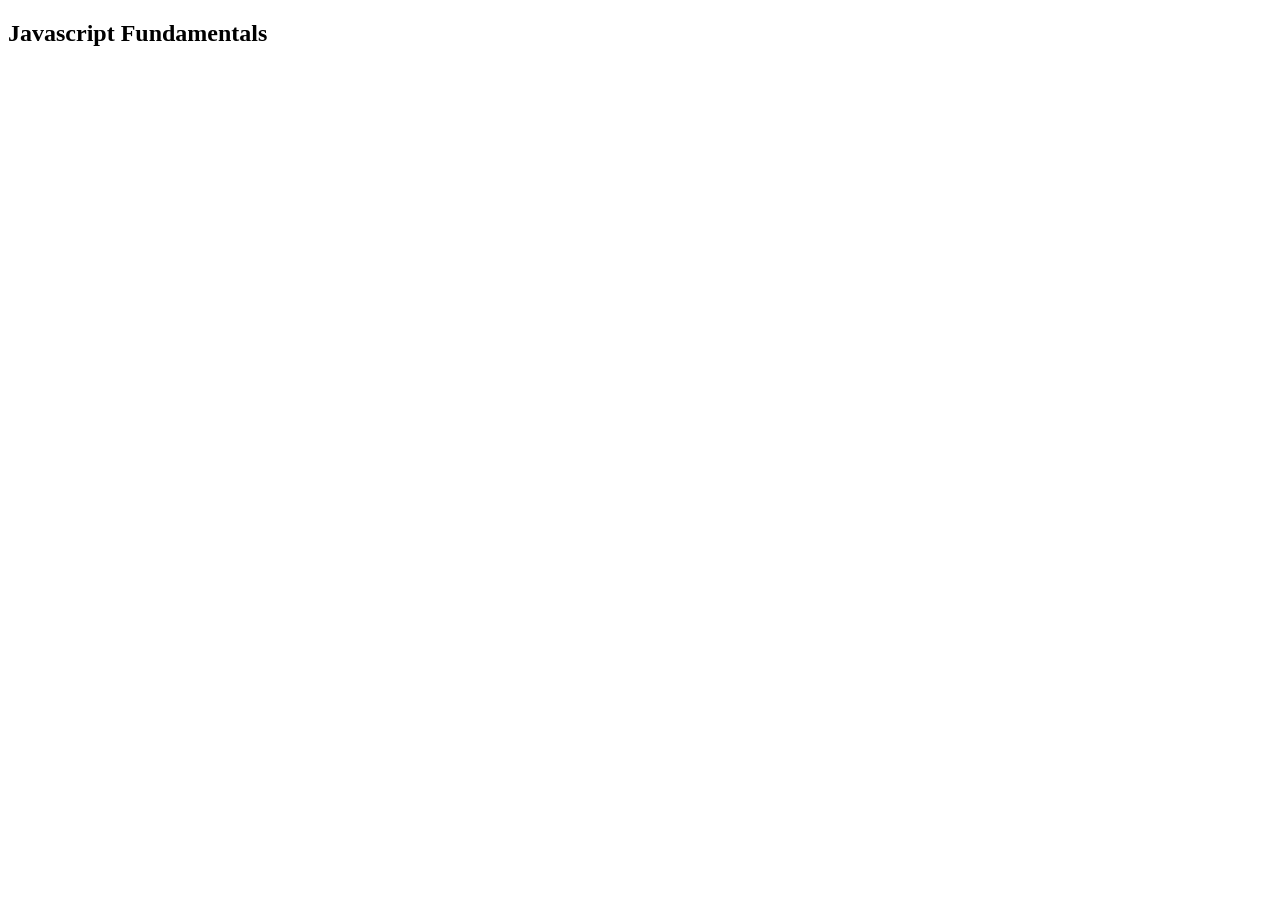
<file: 2-Javascript/2-Fundamentals/index.html>
<!doctype html>
<html lang="en">
  <head>
    <meta charset="UTF-8" />
    <meta name="viewport" content="width=device-width, initial-scale=1.0" />
    <title>Js Fundamentals</title>
  </head>
  <body>
    <h2>Javascript Fundamentals</h2>
    <script src="./app.js"></script>
  </body>
</html>
</file>
<file: 2nd-class/style.css>
body {
  background-color: gray;
}
</file>
<file: 3rdClass/style.css>
/* https://css-tricks.com/snippets/css/a-guide-to-flexbox/ */

* {
  margin: 0;
  padding: 0;
}

/* https://css-tricks.com/snippets/css/a-guide-to-flexbox/ */

/* div is like a box */

#flexbox-parent {
  border: 1px solid red;
  padding: 2px;
  display: flex;
  /* by default flex-direction is row */
  /* flex-direction: row; */
  /* flex-direction: row-reverse; */
  /* flex-direction: column; */
  /* flex-direction: column-reverse; */

  /* default = flex-start */
  /* justify-content: flex-start; */
  /* justify-content: flex-end; */
  /* justify-content: center; */
  /* justify-content: space-between; */
  /* justify-content: space-around; */
  /* justify-content: space-evenly; */

  /* default = nowrap */
  /* flex-wrap: nowrap; */
  /* flex-wrap: wrap; */
  /* flex-wrap: wrap-reverse; */

  height: 200px;

  /* stretch (default) */
  /* align-items: stretch; */
  /* align-items: flex-start; */
  align-items: flex-end;
  /* align-items: center; */

  /* align-content */
  /* flex-wrap: wrap; */
  /* height: 400px; */

  /* align-content: flex-start; */
  /* align-content: flex-end; */
  /* align-content: center; */
  /* align-content: space-around; */
  /* align-content: space-evenly; */
  /* align-content: space-between; */

  /* row-gap: 10px; */
  /* column-gap: 10px; */
  /* row/column:10px */
  /* gap: 10px;  */
}

.flexbox-child {
  background-color: antiquewhite;
  border: 1px solid yellowgreen;
  padding: 20px;
}

#flex-one {
  /* order: 3; */
  align-self: flex-start;
}
#flex-two {
  /* order: 2; */
  /* flex-grow:0 is by default */
  /* flex-grow: 1; */
  align-self: center;
}
#flex-three {
  /* order: 1; */
  /* flex-grow: 2; */
  /* flex-shrink: 3; */
  /* flex-basis = width */
  /* flex-basis: 40%; */
  /* width: 40%; */
  /* align-self: flex-start; */
  align-self: flex-end;
  /* align-self: center; */
}
</file>
<file: 4-FirstLayout/css/style.css>
/* sare element ki padding or margin 0 hojaega */
* {
  margin: 0;
  padding: 0;
}

body {
  font-family: "Poppins", sans-serif;
  background-color: #f8f9ff;
  padding-bottom: 100px;
}

.container {
  padding: 0px 15px;
}

header {
  display: flex;
  justify-content: space-between;
  border-bottom: 2px solid #004ac6;
  align-items: center;
}

header nav ul {
  display: flex;
  gap: 20px;
}

header nav ul li {
  /* remove bullets */
  list-style-type: none;
  color: #434655;
  font-size: 16px;
}

.primary-btn {
  background-color: #004ac6;
  color: white;
  border: none;
  padding: 4px 20px;
  font-size: 16px;
}

#learn-web-development {
  display: flex;
  border: 3px dashed #c3c6d7;
  border-radius: 5px;
  margin-top: 60px;
  padding: 20px;
  background-color: white;
}
#learn-web-development img {
  width: 100%;
  max-width: 700px;
}

#learn-web-development-first-div {
  display: flex;
  flex-direction: column;
  gap: 20px;
  justify-content: center;
  align-items: flex-start;
}

#learn-web-development-first-div h2 {
  color: #121c2a;
  font-size: 32px;
}
#learn-web-development-first-div p {
  color: #434655;
  font-size: 16px;
}
#learn-web-development-first-div button {
  background-color: #004ac6;
  color: white;
  padding: 10px 40px;
}
.about-us-section {
  gap: 40px;
}

.our-courses-section {
  display: block !important;
  text-align: center;
}

#courses-parent {
  display: flex;
  gap: 20px;
  margin-top: 20px;
}

#courses-parent img {
  width: 100%;
  max-width: 48px;
}

.courses-items {
  border: 2px solid #004ac6;
  border-radius: 5px;
  padding: 20px;
  text-align: left;
}
.courses-items h2 {
  margin: 20px 0px;
  color: #121c2a;
  font-size: 20px;
}

.courses-items p {
  color: #434655;
  font-size: 14px;
}

.courses-items button {
  background-color: transparent;
  border: none;
  font-size: 14px;
  color: #004ac6;
  border: 2px solid #004ac6;
  width: 100%;
  margin-top: 20px;
  padding: 4px 0px;
}
.courses-items button:hover {
  cursor: pointer;
  color: red;
}

.our-contact-us-section {
  flex-direction: column;
  justify-content: center;
  align-items: center;
  gap: 10px;
  background-color: #e6eeff !important;
}

#contact-us-form {
  border: 2px solid #c3c6d7;
  background-color: white;
  padding: 20px;
  width: 50%;
}

.form-items {
  display: flex;
  flex-direction: column;
  gap: 10px;
  margin-bottom: 10px;
}

.form-items input {
  border: 1px solid #d9e3f6;
  padding: 12px 8px;
}

.form-items textarea {
  border: 1px solid #d9e3f6;
  padding: 12px 8px;
  resize: none;
  height: 200px;
}
#contact-us-form button {
  background-color: #004ac6;
  border: none;
  width: 100%;
  padding: 12px 0px;
  color: white;
}
</file>
<file: 5-SecondLayout/css/style.css>
* {
  margin: 0;
  padding: 0;
}

body {
  font-family: "Poppins", sans-serif;
  background-color: #faf8ff;
}

.container {
  padding: 0px 100px;
}
header {
  display: flex;
  justify-content: space-between;
  align-items: center;
  padding-top: 15px !important;
  padding-bottom: 15px !important;
  border-bottom: 1px solid #c3c6d7;
  margin-bottom: 20px;
}

#logo img {
  max-width: 200px;
}
header nav ul {
  display: flex;
  gap: 20px;
}
header nav ul li {
  list-style: none;
  font-size: 16px;
  color: #555f6f;
  padding-bottom: 3px;
}
header nav ul li:hover {
  color: #004ac6;
  /* text-decoration: underline; */
  border-bottom: 2px solid #004ac6;
  font-weight: 700;
  cursor: pointer;
}

#sign-in button {
  padding: 7px 20px;
  background-color: #004ac6;
  color: white;
  border: none;
  border-radius: 3px;
  font-size: 16px;
}
#learn-coding-step-by-step {
  display: flex;
  align-items: center;
  gap: 30px;
}
#learn-coding-step-by-step-1 h1 {
  color: #191b23;
  font-size: 36px;
  margin-bottom: 20px;
}
#learn-coding-step-by-step-1 p {
  color: #434655;
  font-size: 18px;
  margin-bottom: 30px;
}
#learn-coding-step-by-step-1 button {
  background-color: #004ac6;
  border-radius: 2px;
  color: white;
  border: none;
  padding: 15px 25px;
}
#learn-coding-step-by-step-2 img {
  width: 100%;
  max-width: 515px;
}
.heading-one {
  color: #191b23;
  font-size: 28px;
}
#our-beginner-courses {
  text-align: center;
  margin-top: 50px;
  margin-bottom: 50px;
}
#our-beginner-courses-container {
  display: flex;
  margin-top: 50px;
  gap: 40px;
}
.our-beginner-courses-items {
  background-color: white;
  border: 1px solid #d1d5db;
  padding: 20px;
}
.our-beginner-courses-items img {
  max-width: 64px;
  margin-bottom: 15px;
}

.our-beginner-courses-items h3 {
  margin-bottom: 15px;
  color: #191b23;
}
.our-beginner-courses-items p {
  color: #434655;
  font-size: 14px;
  margin-bottom: 20px;
}
.our-beginner-courses-items button {
  width: 100%;
  padding: 10px 0px;
  background-color: transparent;
  border: 1px solid #004ac6;
  color: #004ac6;
  font-size: 16px;
}
.our-beginner-courses-items button:hover {
  cursor: pointer;
  color: red;
}

.about-us-section #learn-coding-step-by-step-2 img {
  max-width: 100%;
}
.about-us-section #learn-coding-step-by-step-1 h1 {
  font-size: 28px;
}
.about-us-section #learn-coding-step-by-step-1 p {
  font-size: 16px;
}
</file>
<file: 6.TravelAgencyLayout/css/style.css>
* {
  margin: 0;
  padding: 0;
  font-family: "Inter", serif;
}

:root {
  --primary-color: #006591;
  --secondary-color: #fea619;
  --text-one: #684000;
  --text-two: #3e4850;
  --text-three: #131b2e;
  --white: #ffffff;
  --btn-color1: #003751;
  --bg-color1: #0ea5e9;
  --bg-color2: #ffffff29;
  --bg-color3: #e7f2f9;
  --bg-color4: #f2f3ff;
  --border-color: #6e6e6e;
  --border-color2: #bec8d2;
  --body-color: #faf8ff /* --meraname: #006591; */;
  --non-active-color: #a1a4ab;
}
img {
  width: 100%;
}
body {
  background-color: var(--body-color);
  padding-bottom: 150px;
}

.container {
  width: 90%;
  margin: 0 auto;
}

#sub-header {
  display: flex;
  align-items: center;
  justify-content: space-between;
}

#sub-header nav ul {
  display: flex;
  gap: 20px;
}
#sub-header nav ul li {
  list-style: none;
}
#sub-header nav ul li:hover {
  color: var(--primary-color);
  cursor: pointer;
  border-bottom: 2px solid var(--primary-color);
}
#logo img {
  max-width: 165px;
}
header {
  padding: 15px 0px;
}
header button {
  border: none;
  background-color: var(--secondary-color);
  color: var(--text-one);
  font-weight: bold;
  border-radius: 30px;
  padding: 12px 25px;
}

#hero-section {
  height: 900px;
  background-image: url("./../images/Container.png");
  background-repeat: no-repeat;
  background-size: cover;
  background-position: center;
  background-attachment: fixed;

  display: flex;
  align-items: center;
  justify-content: center;
  text-align: center;
}

#overview h3 {
  font-size: 64px;
  color: var(--white);
  font-weight: bolder;
}

#overview p {
  color: var(--white);
  font-size: 18px;
  margin-top: 10px;
  margin-bottom: 30px;
}

#overview-btns {
  display: flex;
  gap: 20px;
  justify-content: center;
}

.common-styling {
  padding: 20px 40px;
  border-radius: 12px;
  font-size: 18px;
  border: none;
  font-weight: bolder;
  /* transform ki property ko jab ap apply karo to 2s delay ayega */
  transition: transform 0.5s;
}
#overview-btn-1 {
  background-color: var(--bg-color1);
  color: var(--btn-color1);
}
#overview-btn-2 {
  background-color: var(--bg-color2);
  color: var(--white);
  border: 1px solid var(--border-color);
}
.common-styling:hover {
  transform: translateY(-10px);
  cursor: pointer;
}

#popuplar-destination h4 {
  color: var(--primary-color);
  font-weight: bold;
  font-size: 14px;
}

#popuplar-destination h2 {
  color: var(--text-three);
  font-size: 32px;
  margin-bottom: 50px;
}

#popuplar-destination {
  text-align: center;
  padding-top: 70px;
}

.popuplar-destination-card {
  background-color: var(--white);
  border-radius: 12px;
  overflow: auto;
  flex-basis: 30%;
}

.popuplar-destination-container {
  display: flex;
  justify-content: space-between;
  flex-wrap: wrap;
  gap: 40px;
}

.popuplar-destination-card-header {
  position: relative;
}

.popuplar-destination-card-price {
  position: absolute;
  top: 20px;
  right: 20px;
  color: var(--primary-color);
  background-color: var(--bg-color3);
  border-radius: 50px;
  padding: 5px 10px;
  font-weight: bold;
}

.popuplar-destination-card-body {
  padding: 15px;
  text-align: left;
}

.popuplar-destination-card-body h3 {
  color: var(--text-three);
  font-size: 24px;
  font-weight: bold;
}
.popuplar-destination-card-body p {
  color: var(--text-two);
  font-size: 16px;
  margin-top: 10px;
  margin-bottom: 15px;
}
.popuplar-destination-card-body button {
  border: 2px solid var(--bg-color1);
  width: 100%;
  background-color: transparent;
  padding: 8px 0px;
  border-radius: 4px;
  color: var(--primary-color);
  font-size: 16px;
  font-weight: bold;
}

#why-choose-us {
  background-color: var(--bg-color4);
  padding: 95px 0px;
  margin-top: 50px;
  text-align: center;
}

#why-choose-first-p {
  margin-top: 25px;
  margin-bottom: 55px;
  color: var(--text-two);
  font-size: 16px;
}

#parent-why-choose-box {
  display: flex;
  justify-content: space-between;
  gap: 30px;
}
#why-choose-us h2 {
  font-size: 32px;
  color: var(--text-three);
}

.why-choose-items {
  background-color: var(--white);
  border-radius: 10px;
  padding: 50px;
}
.why-choose-items img {
  width: 64px;
  margin-bottom: 20px;
}

.why-choose-items h4 {
  color: var(--text-three);
  font-size: 18px;
  margin-bottom: 10px;
}

.why-choose-items p {
  color: var(--text-two);
  font-size: 16px;
}

#counter-container {
  background-color: var(--primary-color);
  padding: 40px 0px;
}

#counter-parent {
  display: flex;
  justify-content: space-between;
  align-items: center;
  gap: 40px;
}
.counter-childs {
  flex-grow: 1;
  text-align: center;
}
.counter-childs h3 {
  color: var(--white);
  font-size: 64px;
}
.counter-childs p {
  color: var(--white);
  font-size: 14px;
}

#tour-package-container {
  padding-top: 120px;
  padding-bottom: 80px;
  text-align: center;
}

.common-heading {
  color: var(--text-three);
  font-size: 32px;
}
.common-paragraph {
  color: var(--text-two);
  font-size: 16px;
}

#tour-packages {
  display: flex;
  gap: 30px;
  margin-top: 60px;
}

.tour-packages-items {
  flex-grow: 1;
  border: 1px solid var(--border-color2);
  background-color: var(--white);
  padding: 20px;
  border-radius: 17px;
  text-align: left;
}

.package-information {
  display: flex;
  gap: 10px;
  margin-bottom: 15px;
  color: var(--text-two);
}
.package-information img {
  width: 20px;
}
.package-name {
  color: var(--text-three);
  font-size: 34px;
  margin-bottom: 20px;
}
.package-pricing {
  margin-bottom: 20px;
  color: var(--text-two);
  font-weight: normal;
}
.package-pricing span {
  color: var(--primary-color);
  font-size: 36px;
  font-weight: bolder;
}

.tour-packages-items button {
  border: 2px solid var(--primary-color);
  border-radius: 10px;
  font-size: 16px;
  color: var(--primary-color);
  background-color: var(--white);
  width: 100%;
  padding: 15px;
  font-weight: bolder;
  margin-top: 60px;
}
.tour-packages-items button:hover {
  cursor: pointer;
}
.non-active-package-information {
  opacity: 0.4;
}

#tour-packages-items-popular {
  border: 2px solid var(--primary-color);
  background-color: #e2f0fd;
  position: relative;
}
#tour-packages-items-popular button {
  background-color: var(--primary-color);
  color: var(--white);
}

#most-popular-tag {
  position: absolute;
  top: -13px;
  background-color: var(--primary-color);
  color: var(--white);
  font-size: 12px;
  padding: 4px 10px;
  border-radius: 15px;
  /* for centering the item when using absolute property */
  left: 50%;
  transform: translateX(-50%);
}

#capture-memories-container {
  padding-top: 80px;
  padding-bottom: 80px;
  text-align: center;
  background-color: var(--bg-color4);
}
#capture-memories-images {
  display: flex;
  gap: 20px;
  flex-wrap: wrap;
  margin-top: 30px;
}
.capture-memories img {
  width: 100%;
  height: 100%;
  display: block;
  object-fit: cover;
}

.capture-memories {
  height: 250px;
  flex-basis: calc(25% - 20px);
  border-radius: 16px;
  overflow: hidden;
}

.capture-some-large-images {
  flex-basis: 50%;
}

#subscribe-module {
  background-color: var(--white);
  padding: 80px 0px;
  text-align: center;
}

#subscribe-box {
  background-color: var(--primary-color);
  padding: 60px;
  border-radius: 20px;
  color: var(--white);
  width: 70%;
  margin: 0 auto;
  text-align: center;
}
#subscribe-box h3 {
  font-size: 32px;
  font-weight: bold;
  margin-bottom: 20px;
}

#subscribe-box p {
  margin-bottom: 20px;
  font-size: 16px;
}

#subscribe-form {
  display: flex;
  gap: 20px;
  justify-content: center;
  align-items: center;
}

#subscribe-form-input input {
  padding: 15px 20px;
  border-radius: 8px;
  border: none;
}

#subscribe-form-input input:focus {
  outline: none;
}

#subscribe-form-btn button {
  background-color: var(--secondary-color);
  color: var(--text-one);
  border: none;
  padding: 13px 20px;
  border-radius: 8px;
  font-size: 16px;
  font-weight: bold;
}

@media (max-width: 800px) {
  #sub-header {
    flex-direction: column;
    gap: 40px;
  }
  .popuplar-destination-container {
    flex-direction: column;
  }
  #parent-why-choose-box {
    flex-direction: column;
  }
  #counter-parent {
    flex-direction: column;
  }
  #tour-packages {
    flex-direction: column;
  }
  #capture-memories-images {
    flex-direction: column;
  }
  #overview h3 {
    font-size: 44px;
  }
}

@media (max-width: 430px) {
  #sub-header nav ul {
    flex-direction: column;
    text-align: center;
  }
}
</file>
